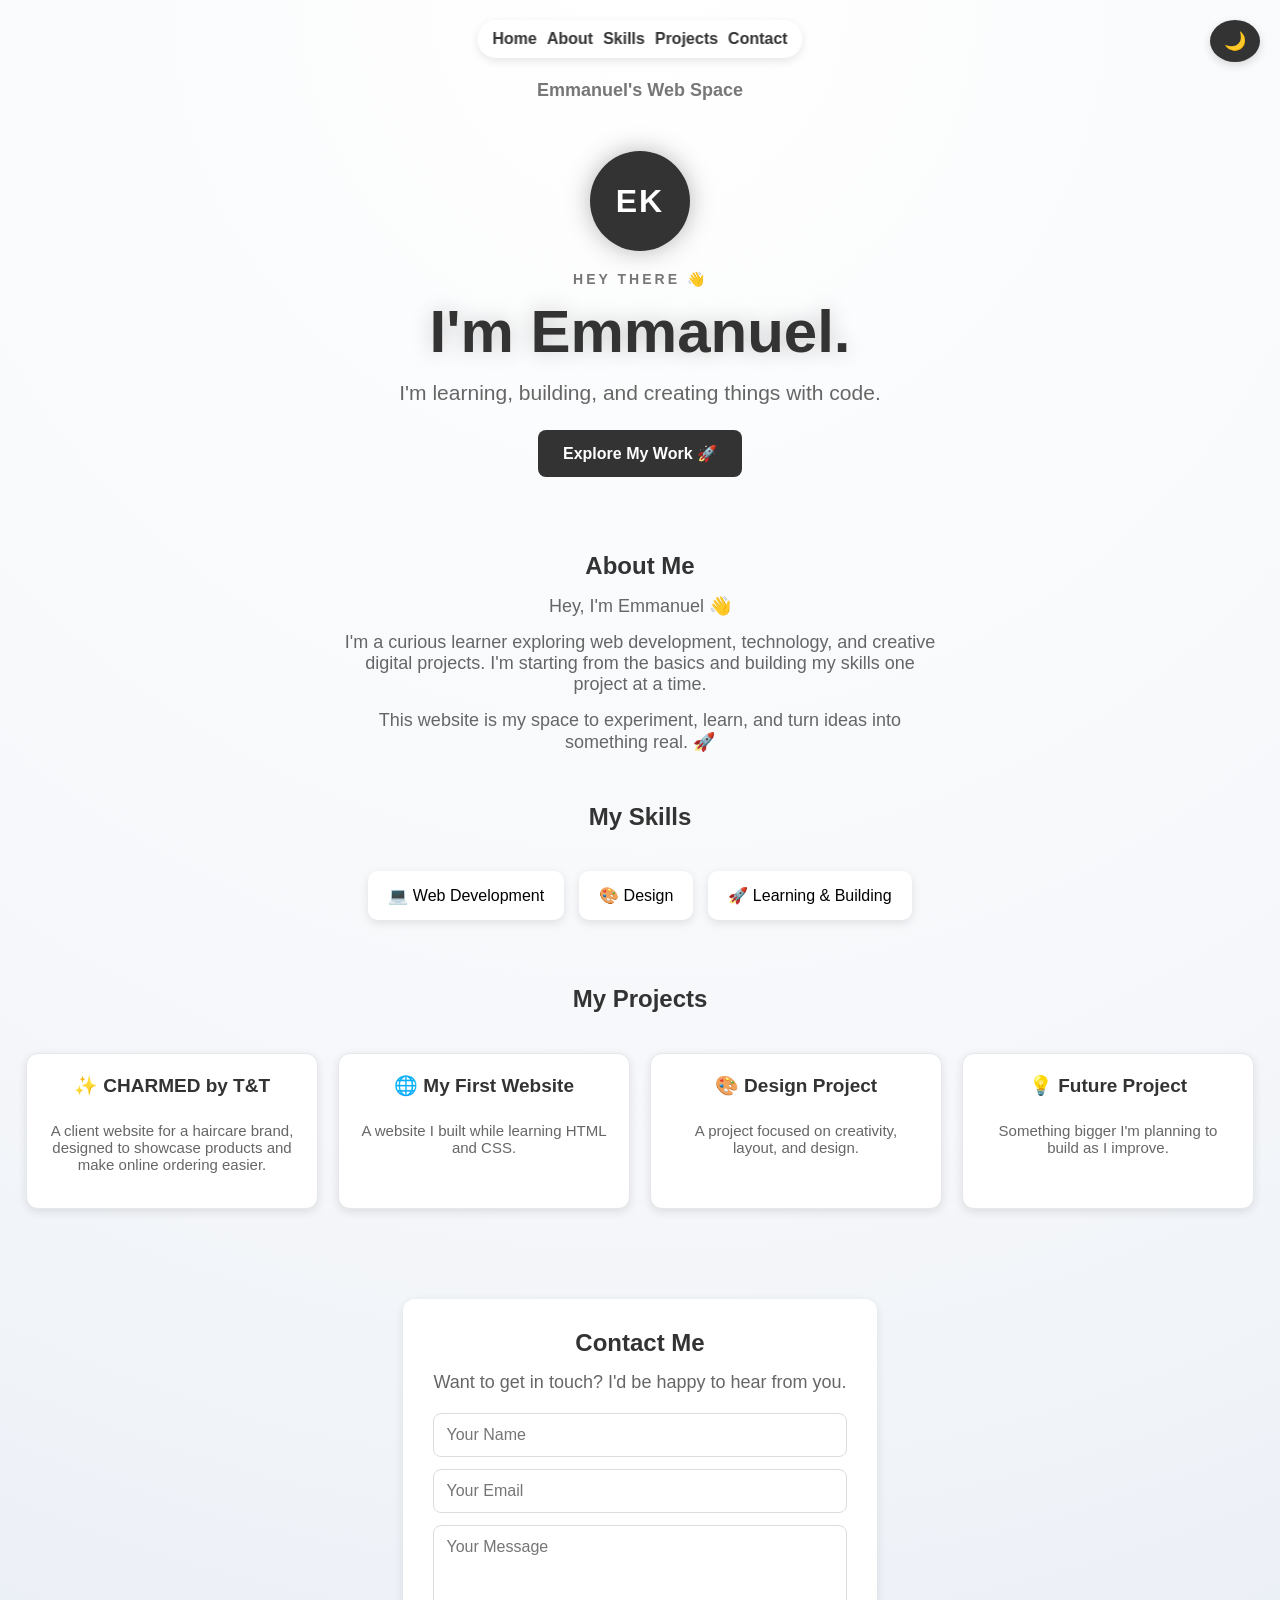
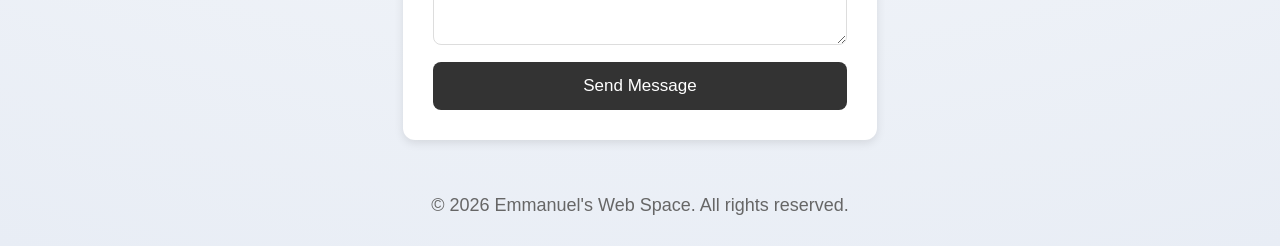
<file: index.html>
<!DOCTYPE html>
<html>
<head>
    <title>Emmanuel's Web Space | Portfolio</title>
    <link rel="stylesheet" href="style.css">
</head>

<body>

    <button id="themeToggle">🌙</button>

    <nav>
        <a href="#home">Home</a>
        <a href="#about">About</a>
        <a href="#skills">Skills</a>
        <a href="#projects">Projects</a>
        <a href="#contact">Contact</a>
    </nav>

    <h2>Emmanuel's Web Space</h2>

    <div class="hero">

        <div class="avatar">EK</div>

        <p class="hero-small">HEY THERE 👋</p>

        <h1 id="home">I'm Emmanuel.</h1>

        <p class="hero-text">
            I'm learning, building, and creating things with code.
        </p>

        <a href="#projects" class="hero-button">
            Explore My Work 🚀
        </a>

    </div>

    <h3 id="about">About Me</h3>

    <p>
        Hey, I'm Emmanuel 👋
    </p>

    <p>
        I'm a curious learner exploring web development,
        technology, and creative digital projects.
        I'm starting from the basics and building my skills
        one project at a time.
    </p>

    <p>
        This website is my space to experiment, learn,
        and turn ideas into something real. 🚀
    </p>

    <h3 id="skills">My Skills</h3>

    <div class="skills">

        <div class="skill">
            💻 Web Development
        </div>

        <div class="skill">
            🎨 Design
        </div>

        <div class="skill">
            🚀 Learning & Building
        </div>

    </div>


<h3 id="projects">My Projects</h3>

<div class="projects">

    <!-- CHARMED BY T&T -->
    <div class="project">
        <a href="charmed.html">
            <h4>✨ CHARMED by T&T</h4>
            <p>
                A client website for a haircare brand,
                designed to showcase products and make
                online ordering easier.
            </p>
        </a>
    </div>

    <div class="project">
        <a href="project.html">
            <h4>🌐 My First Website</h4>
            <p>
                A website I built while learning HTML and CSS.
            </p>
        </a>
    </div>

    <div class="project">
        <a href="design.html">
            <h4>🎨 Design Project</h4>
            <p>
                A project focused on creativity, layout, and design.
            </p>
        </a>
    </div>

    <div class="project">
        <a href="future.html">
            <h4>💡 Future Project</h4>
            <p>
                Something bigger I'm planning to build as I improve.
            </p>
        </a>
    </div>

</div>

    <section id="contact">

        <h3>Contact Me</h3>

        <p>
            Want to get in touch? I'd be happy to hear from you.
        </p>

        <form id="contactForm">

            <input
                type="text"
                placeholder="Your Name"
            >

            <input
                type="email"
                placeholder="Your Email"
            >

            <textarea
                placeholder="Your Message"
            ></textarea>

            <button type="submit">
                Send Message
            </button>

        </form>

    </section>

    <footer>
        <p>
            © 2026 Emmanuel's Web Space. All rights reserved.
        </p>
    </footer>


    <!-- CONTACT FORM -->

    <script>
    document.getElementById("contactForm").addEventListener("submit", function(event) {

        event.preventDefault();

        const name = document
            .querySelector('input[placeholder="Your Name"]')
            .value
            .trim();

        const email = document
            .querySelector('input[placeholder="Your Email"]')
            .value
            .trim();

        const message = document
            .querySelector('textarea[placeholder="Your Message"]')
            .value
            .trim();


        if (name === "") {
            alert("⚠️ Please enter your name.");
            return;
        }

        if (email === "") {
            alert("⚠️ Please enter your email.");
            return;
        }

        if (message === "") {
            alert("⚠️ Please enter a message.");
            return;
        }


        const subject = "Message from " + name;

        const body =
            "Name: " + name + "\n" +
            "Email: " + email + "\n\n" +
            "Message:\n" + message;


        const gmailLink =
            "https://mail.google.com/mail/?view=cm&fs=1&to=emmanuelkiriinya027@gmail.com" +
            "&su=" + encodeURIComponent(subject) +
            "&body=" + encodeURIComponent(body);


        window.open(gmailLink, "_blank");

    });
    </script>


    <!-- DARK MODE -->

    <script>
    document.getElementById("themeToggle").addEventListener("click", function() {

        document.body.classList.toggle("dark-mode");

        if (document.body.classList.contains("dark-mode")) {
            this.textContent = "☀️";
        } else {
            this.textContent = "🌙";
        }

    });
    </script>

</body>
</html>
</file>
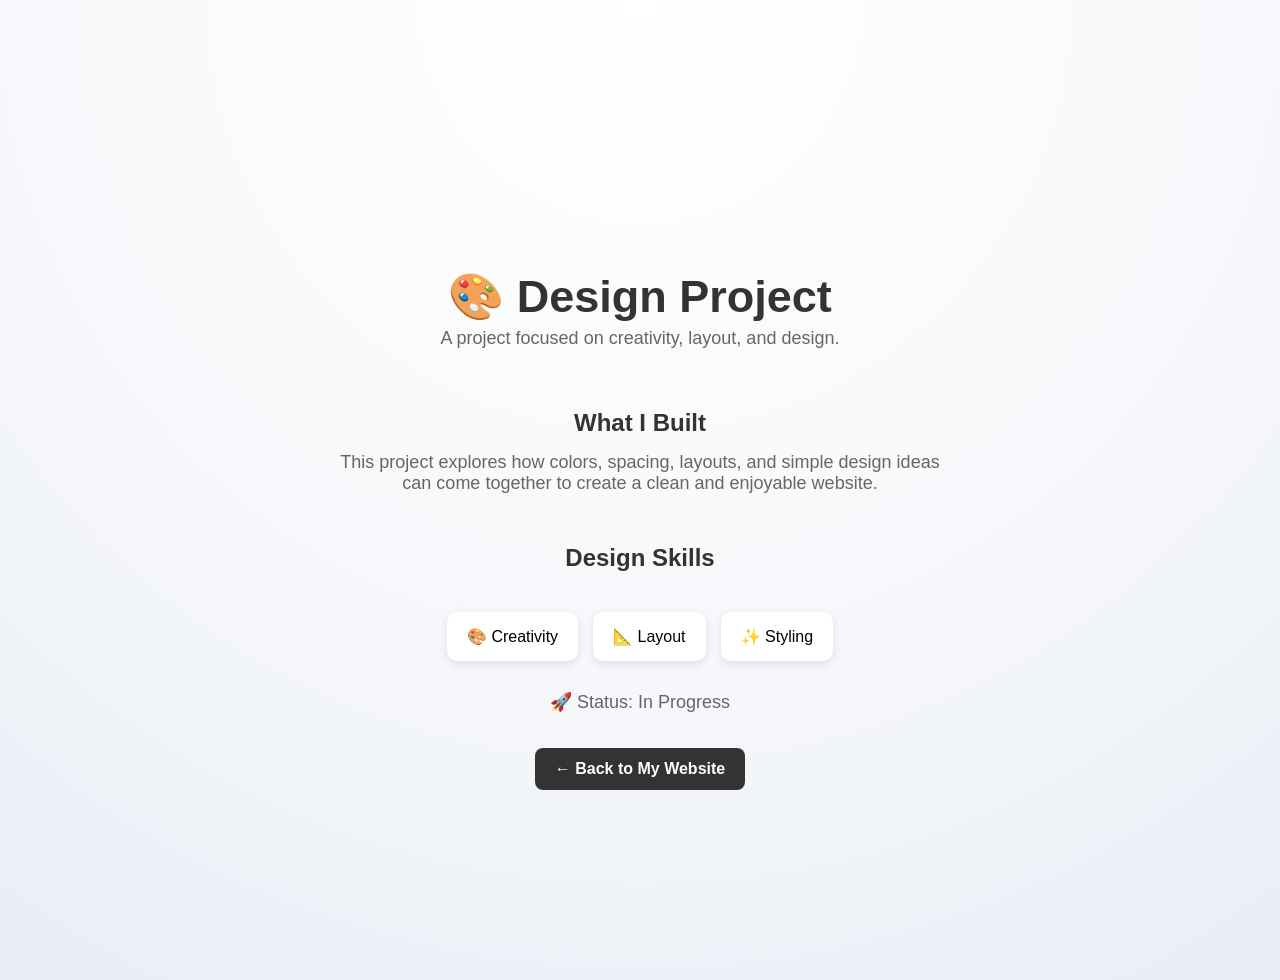
<file: design.html>
<!DOCTYPE html>
<html>
<head>
    <title>Design Project</title>
    <link rel="stylesheet" href="style.css">
</head>

<body class="project-page">

    <h1>🎨 Design Project</h1>

    <p class="intro">
        A project focused on creativity, layout, and design.
    </p>

    <h3>What I Built</h3>

    <p>
        This project explores how colors, spacing, layouts,
        and simple design ideas can come together to create
        a clean and enjoyable website.
    </p>

    <h3>Design Skills</h3>

    <div class="skills">
        <div class="skill">🎨 Creativity</div>
        <div class="skill">📐 Layout</div>
        <div class="skill">✨ Styling</div>
    </div>

    <p class="status">
        🚀 Status: In Progress
    </p>

    <a class="back-link" href="index.html">← Back to My Website</a>

</body>
</html>
</file>
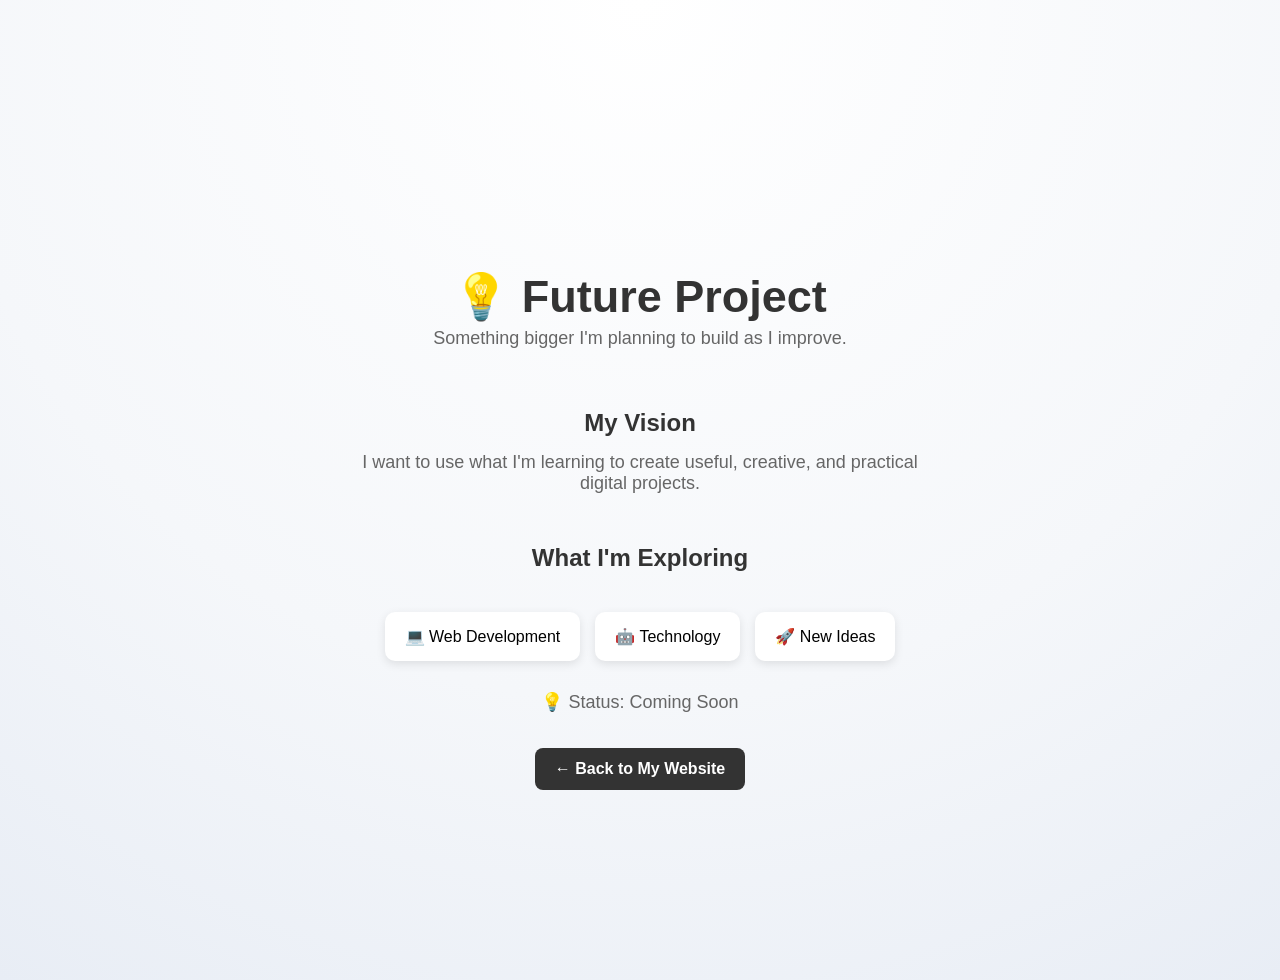
<file: future.html>
<!DOCTYPE html>
<html>
<head>
    <title>Future Project</title>
    <link rel="stylesheet" href="style.css">
</head>

<body class="project-page">

    <h1>💡 Future Project</h1>

    <p class="intro">
        Something bigger I'm planning to build as I improve.
    </p>

    <h3>My Vision</h3>

    <p>
        I want to use what I'm learning to create useful,
        creative, and practical digital projects.
    </p>

    <h3>What I'm Exploring</h3>

    <div class="skills">
        <div class="skill">💻 Web Development</div>
        <div class="skill">🤖 Technology</div>
        <div class="skill">🚀 New Ideas</div>
    </div>

    <p class="status">
        💡 Status: Coming Soon
    </p>

    <a class="back-link" href="index.html">
        ← Back to My Website
    </a>

</body>
</html>
</file>
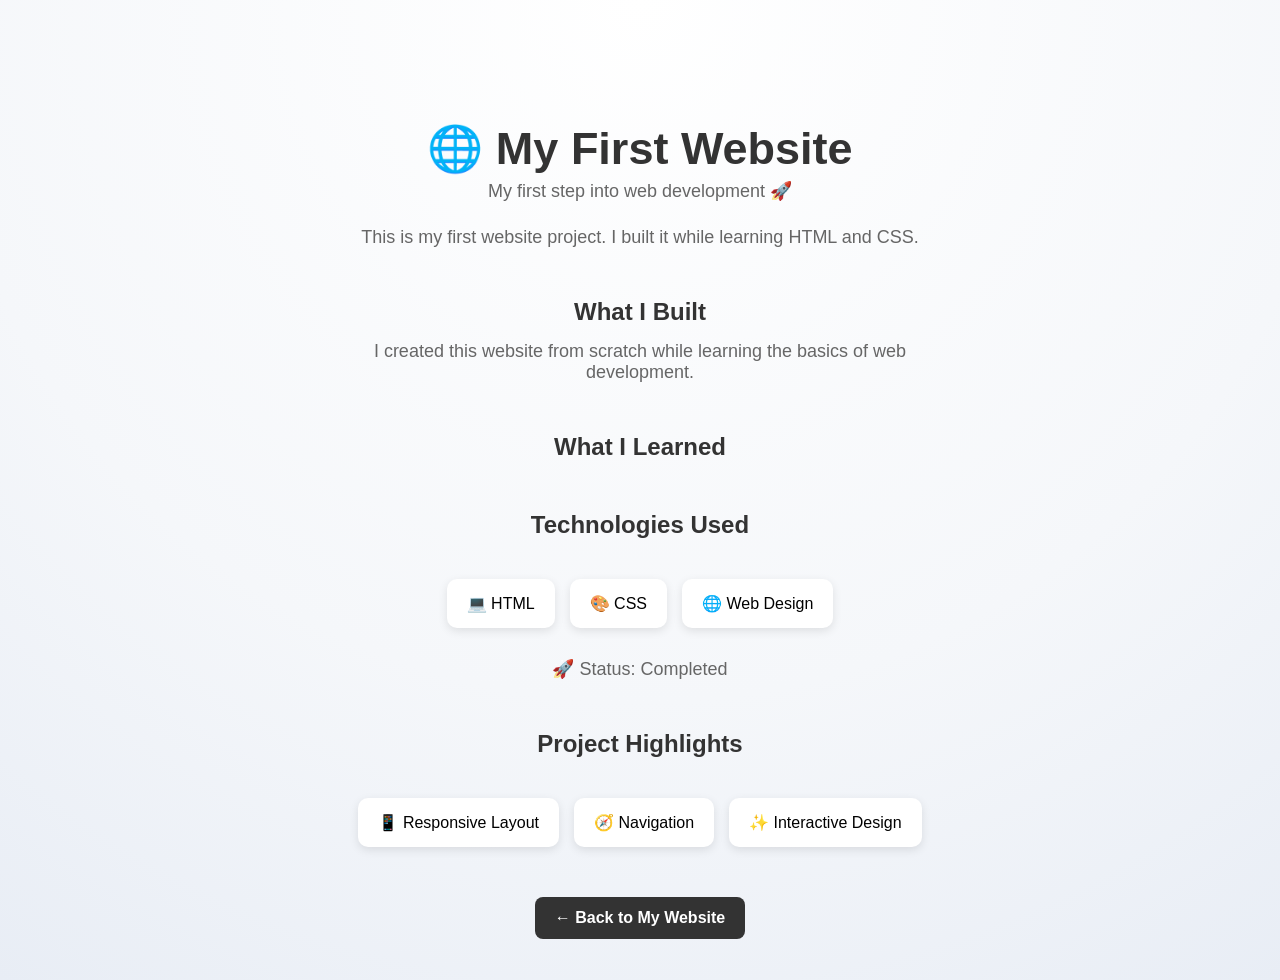
<file: project.html>
<!DOCTYPE html>
<html>
<head>
    <title>My First Website</title>
    <link rel="stylesheet" href="style.css">
</head>

<body class="project-page">

  <h1>🌐 My First Website</h1>

<p class="intro">
    My first step into web development 🚀
</p>

    <p>
        This is my first website project.
        I built it while learning HTML and CSS.
    </p>

   <h3>What I Built</h3>

<p>
    I created this website from scratch while learning
    the basics of web development.
</p>

<h3>What I Learned</h3>

<h3>Technologies Used</h3>

<div class="skills">
    <div class="skill">💻 HTML</div>
    <div class="skill">🎨 CSS</div>
    <div class="skill">🌐 Web Design</div>
</div>

 <p class="status">
    🚀 Status: Completed
</p>

<h3>Project Highlights</h3>

<div class="skills">
    <div class="skill">📱 Responsive Layout</div>
    <div class="skill">🧭 Navigation</div>
    <div class="skill">✨ Interactive Design</div>
</div>
  <a class="back-link" href="index.html">← Back to My Website</a>

</body>
</html>
</file>
<file: style.css>
/* ==============================
   MAIN WEBSITE
   ============================== */

body {
    background: radial-gradient(circle at top, #ffffff, #f5f7fa 60%, #e8edf5);
    font-family: Arial, sans-serif;
    min-height: 100vh;
    margin: 0;
    padding-top: 80px;

    display: flex;
    flex-direction: column;
    justify-content: center;
    align-items: center;

    text-align: center;

    transition: background 0.4s ease, color 0.4s ease;
}


/* ==============================
   HEADINGS & TEXT
   ============================== */

h1 {
    color: #333;
    font-size: 40px;
    margin: 0 0 20px 0;
    animation: slideIn 1s ease-out;
}

h2 {
    color: #777;
    font-size: 18px;
    margin: 0 0 10px 0;
}

h3 {
    color: #333;
    font-size: 24px;
    margin: 35px 0 15px 0;
}

p {
    color: #666;
    font-size: 18px;
    max-width: 600px;
    margin: 0 0 15px 0;
}


/* ==============================
   NAVIGATION
   ============================== */

nav {
    position: fixed;
    top: 20px;
    left: 50%;
    transform: translateX(-50%);
    z-index: 1000;

    display: flex;
    gap: 10px;

    background-color: rgba(255, 255, 255, 0.75);
    backdrop-filter: blur(10px);

    padding: 10px 15px;
    border-radius: 30px;

    box-shadow: 0 3px 10px rgba(0, 0, 0, 0.1);
}

nav a {
    text-decoration: none;
    color: #333;
    font-weight: bold;
    font-size: 16px;
}

nav a:hover {
    color: #777;
}


/* ==============================
   HERO SECTION
   ============================== */

.hero {
    padding: 40px 20px;
    text-align: center;
    animation: heroAppear 1s ease-out;
}

.hero-small {
    font-size: 14px;
    font-weight: bold;
    letter-spacing: 3px;
    color: #777;
    margin-bottom: 10px;
}

.hero h1 {
    font-size: 60px;
    margin: 0 0 15px 0;
    text-shadow: 0 0 20px rgba(51, 51, 51, 0.25);
}

.hero-text {
    font-size: 21px;
    color: #666;
    margin-bottom: 25px;
}

.hero-button {
    display: inline-block;
    padding: 14px 25px;

    background-color: #333;
    color: white;

    text-decoration: none;
    border-radius: 8px;
    font-weight: bold;

    transition: transform 0.3s, background-color 0.3s, box-shadow 0.3s;
}

.hero-button:hover {
    transform: translateY(-6px) scale(1.05);
    background-color: #555;
    box-shadow: 0 8px 20px rgba(0, 0, 0, 0.2);
}


/* ==============================
   AVATAR
   ============================== */

.avatar {
    width: 100px;
    height: 100px;

    margin: 0 auto 20px auto;

    border-radius: 50%;

    background-color: #333;
    color: white;

    display: flex;
    justify-content: center;
    align-items: center;

    font-size: 32px;
    font-weight: bold;
    letter-spacing: 2px;

    box-shadow: 0 0 25px rgba(51, 51, 51, 0.35);

    transition: transform 0.3s ease;

    animation: avatarPulse 2.5s ease-in-out infinite;
}

.avatar:hover {
    transform: scale(1.08) rotate(3deg);
}


/* ==============================
   SKILLS
   ============================== */

.skills {
    display: flex;
    gap: 15px;
    justify-content: center;
    flex-wrap: wrap;

    margin-top: 25px;
    margin-bottom: 30px;
}

.skill {
    background-color: white;

    padding: 15px 20px;

    border-radius: 10px;

    box-shadow: 0 3px 10px rgba(0, 0, 0, 0.1);

    font-size: 16px;

    transition: transform 0.3s ease, box-shadow 0.3s ease;
}

.skill:hover {
    transform: translateY(-8px);
    box-shadow: 0 8px 20px rgba(0, 0, 0, 0.15);
}


/* ==============================
   PROJECTS
   ============================== */

.projects {
    display: flex;
    gap: 20px;

    justify-content: center;
    flex-wrap: wrap;

    margin-top: 25px;
    margin-bottom: 50px;
}

.project {
    background-color: white;

    width: 250px;
    padding: 20px;

    border-radius: 12px;

    border: 1px solid #e5e7eb;

    box-shadow: 0 3px 10px rgba(0, 0, 0, 0.1);

    cursor: pointer;

    transition: all 0.3s ease;
}

.project:hover {
    transform: translateY(-10px);
    box-shadow: 0 8px 20px rgba(0, 0, 0, 0.15);
}

.project a {
    text-decoration: none;
    color: inherit;
    display: block;
}

.project h4 {
    color: #333;
    font-size: 19px;
    margin-top: 0;
}

.project p {
    font-size: 15px;
    color: #666;
}


/* ==============================
   PROJECT PAGES
   ============================== */

.project-page h1 {
    font-size: 45px;
    margin-bottom: 5px;
}

.project-page .intro {
    margin-bottom: 25px;
}

.back-link {
    display: inline-block;

    margin-top: 20px;
    padding: 12px 20px;

    background-color: #333;
    color: white;

    border-radius: 8px;

    text-decoration: none;
    font-weight: bold;

    transition: transform 0.3s ease;
}

.back-link:hover {
    transform: translateY(-3px);
}


/* ==============================
   CONTACT FORM
   ============================== */

#contact {
    margin-top: 40px;

    padding: 30px;

    background-color: white;

    border-radius: 12px;

    box-shadow: 0 3px 10px rgba(0, 0, 0, 0.1);

    max-width: 500px;
}

#contact h3 {
    margin-top: 0;
}

#contact p {
    margin-bottom: 20px;
}

#contact form {
    display: flex;
    flex-direction: column;

    gap: 12px;

    margin-top: 20px;
}

#contact input,
#contact textarea {
    padding: 12px;

    border: 1px solid #ddd;
    border-radius: 8px;

    font-family: Arial, sans-serif;
    font-size: 16px;

    width: 100%;
    box-sizing: border-box;
}

#contact textarea {
    min-height: 120px;
    resize: vertical;
}

#contact form button {
    margin-top: 5px;
}


/* ==============================
   BUTTONS
   ============================== */

button {
    background-color: #333;
    color: white;

    padding: 14px 30px;

    border: none;
    border-radius: 8px;

    font-size: 17px;

    cursor: pointer;

    transition: transform 0.3s ease;
}

button:hover {
    transform: scale(1.05);
}


/* ==============================
   THEME BUTTON
   ============================== */

#themeToggle {
    position: fixed;

    top: 20px;
    right: 20px;

    z-index: 1001;

    padding: 10px 14px;

    border-radius: 50%;

    font-size: 18px;

    background-color: #333;
    color: white;

    box-shadow: 0 3px 10px rgba(0, 0, 0, 0.15);
}


/* ==============================
   FOOTER
   ============================== */

footer {
    margin-top: 40px;
    padding: 15px;

    color: #777;
    font-size: 14px;
}


/* ==============================
   ANIMATIONS
   ============================== */

@keyframes fadeIn {
    from {
        opacity: 0;
        transform: translateY(15px);
    }

    to {
        opacity: 1;
        transform: translateY(0);
    }
}

@keyframes slideIn {
    from {
        opacity: 0;
        transform: translateY(-20px);
    }

    to {
        opacity: 1;
        transform: translateY(0);
    }
}

@keyframes heroAppear {
    from {
        opacity: 0;
        transform: translateY(30px);
    }

    to {
        opacity: 1;
        transform: translateY(0);
    }
}

@keyframes avatarPulse {
    0%, 100% {
        transform: scale(1);
    }

    50% {
        transform: scale(1.05);
    }
}


/* ==============================
   DARK MODE
   ============================== */

body.dark-mode {
    background: #121212;
    color: white;
}

body.dark-mode h1,
body.dark-mode h2,
body.dark-mode h3,
body.dark-mode h4 {
    color: white;
}

body.dark-mode p {
    color: #ccc;
}

body.dark-mode nav,
body.dark-mode .project,
body.dark-mode .skill,
body.dark-mode #contact {
    background-color: #1e1e1e;
}

body.dark-mode nav a {
    color: white;
}

body.dark-mode .project p,
body.dark-mode .skill {
    color: #ddd;
}

body.dark-mode #themeToggle {
    background-color: white;
    color: #121212;
}

body.dark-mode .project {
    border-color: #333;
}

body.dark-mode .hero-small {
    color: #aaa;
}


/* ==============================
   MOBILE
   ============================== */

@media (max-width: 600px) {

    nav {
        width: 90%;
        justify-content: center;
        flex-wrap: wrap;
    }

    nav a {
        font-size: 13px;
    }

    #themeToggle {
        top: 75px;
        right: 15px;
    }

    .hero h1 {
        font-size: 42px;
    }

    .hero-text {
        font-size: 18px;
    }

    .projects {
        flex-direction: column;
        align-items: center;
    }

    .project {
        width: 80%;
    }

    #contact {
        width: 80%;
    }
}
</file>
